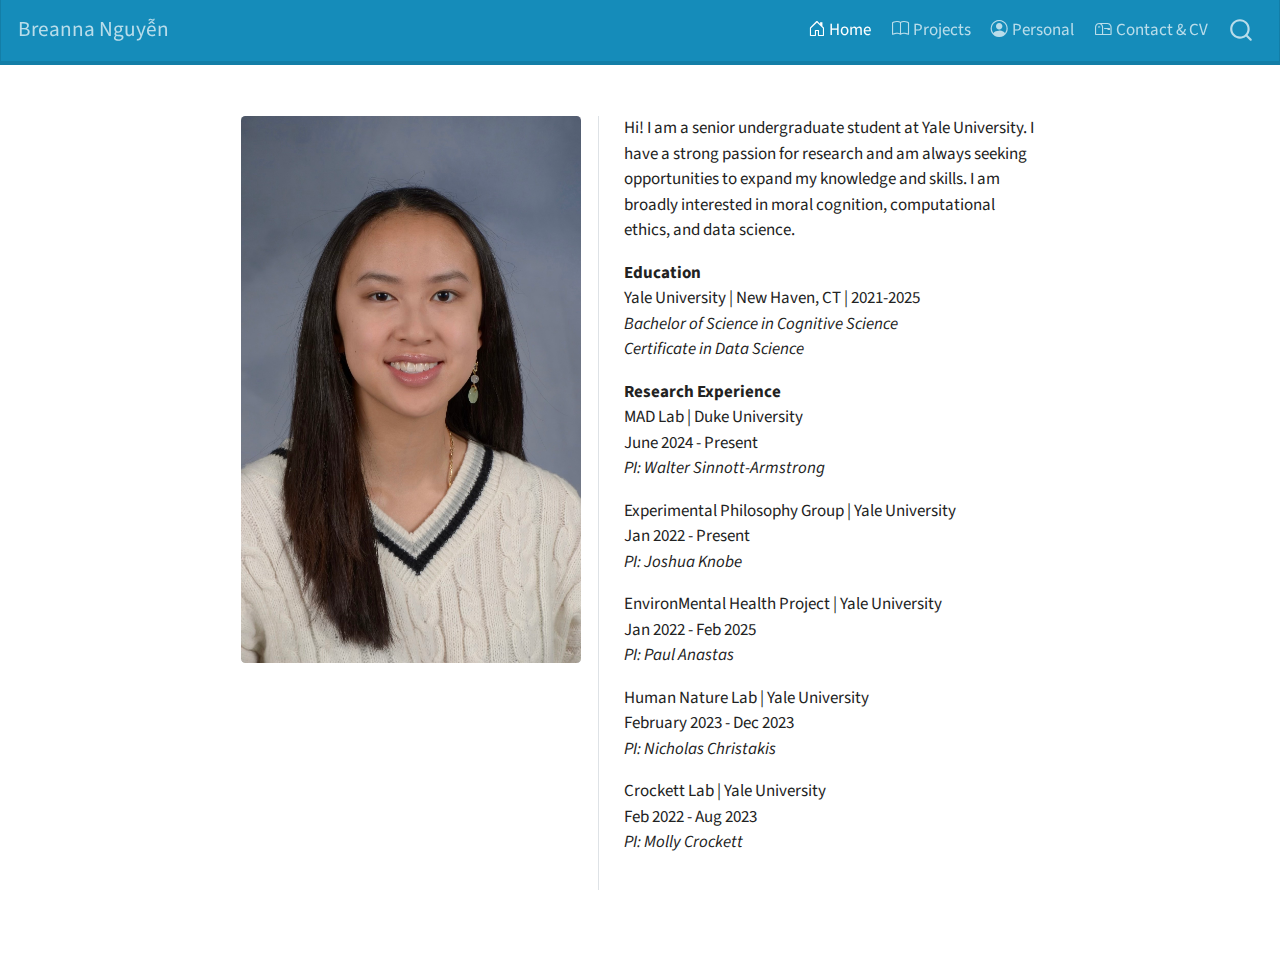
<file: docs/index.html>
<!DOCTYPE html>
<html xmlns="http://www.w3.org/1999/xhtml" lang="en" xml:lang="en"><head>

<meta charset="utf-8">
<meta name="generator" content="quarto-1.3.361">

<meta name="viewport" content="width=device-width, initial-scale=1.0, user-scalable=yes">


<title>Breanna Nguyễn</title>
<style>
code{white-space: pre-wrap;}
span.smallcaps{font-variant: small-caps;}
div.columns{display: flex; gap: min(4vw, 1.5em);}
div.column{flex: auto; overflow-x: auto;}
div.hanging-indent{margin-left: 1.5em; text-indent: -1.5em;}
ul.task-list{list-style: none;}
ul.task-list li input[type="checkbox"] {
  width: 0.8em;
  margin: 0 0.8em 0.2em -1em; /* quarto-specific, see https://github.com/quarto-dev/quarto-cli/issues/4556 */ 
  vertical-align: middle;
}
</style>


<script src="site_libs/quarto-nav/quarto-nav.js"></script>
<script src="site_libs/quarto-nav/headroom.min.js"></script>
<script src="site_libs/clipboard/clipboard.min.js"></script>
<script src="site_libs/quarto-search/autocomplete.umd.js"></script>
<script src="site_libs/quarto-search/fuse.min.js"></script>
<script src="site_libs/quarto-search/quarto-search.js"></script>
<meta name="quarto:offset" content="./">
<link href="./favicon.png" rel="icon" type="image/png">
<script src="site_libs/quarto-html/quarto.js"></script>
<script src="site_libs/quarto-html/popper.min.js"></script>
<script src="site_libs/quarto-html/tippy.umd.min.js"></script>
<link href="site_libs/quarto-html/tippy.css" rel="stylesheet">
<link href="site_libs/quarto-html/quarto-syntax-highlighting.css" rel="stylesheet" id="quarto-text-highlighting-styles">
<script src="site_libs/bootstrap/bootstrap.min.js"></script>
<link href="site_libs/bootstrap/bootstrap-icons.css" rel="stylesheet">
<link href="site_libs/bootstrap/bootstrap.min.css" rel="stylesheet" id="quarto-bootstrap" data-mode="light">
<script id="quarto-search-options" type="application/json">{
  "location": "navbar",
  "copy-button": false,
  "collapse-after": 3,
  "panel-placement": "end",
  "type": "overlay",
  "limit": 20,
  "language": {
    "search-no-results-text": "No results",
    "search-matching-documents-text": "matching documents",
    "search-copy-link-title": "Copy link to search",
    "search-hide-matches-text": "Hide additional matches",
    "search-more-match-text": "more match in this document",
    "search-more-matches-text": "more matches in this document",
    "search-clear-button-title": "Clear",
    "search-detached-cancel-button-title": "Cancel",
    "search-submit-button-title": "Submit",
    "search-label": "Search"
  }
}</script>
<style>html{ scroll-behavior: smooth; }</style>


</head>

<body class="nav-fixed fullcontent">

<div id="quarto-search-results"></div>
  <header id="quarto-header" class="headroom fixed-top">
    <nav class="navbar navbar-expand-lg navbar-dark ">
      <div class="navbar-container container-fluid">
      <div class="navbar-brand-container">
    <a class="navbar-brand" href="./index.html">
    <span class="navbar-title">Breanna Nguyễn</span>
    </a>
  </div>
            <div id="quarto-search" class="" title="Search"></div>
          <button class="navbar-toggler" type="button" data-bs-toggle="collapse" data-bs-target="#navbarCollapse" aria-controls="navbarCollapse" aria-expanded="false" aria-label="Toggle navigation" onclick="if (window.quartoToggleHeadroom) { window.quartoToggleHeadroom(); }">
  <span class="navbar-toggler-icon"></span>
</button>
          <div class="collapse navbar-collapse" id="navbarCollapse">
            <ul class="navbar-nav navbar-nav-scroll ms-auto">
  <li class="nav-item">
    <a class="nav-link active" href="./index.html" rel="" target="" aria-current="page"><i class="bi bi-house-door" role="img">
</i> 
 <span class="menu-text">Home</span></a>
  </li>  
  <li class="nav-item">
    <a class="nav-link" href="./projects.html" rel="" target=""><i class="bi bi-book" role="img">
</i> 
 <span class="menu-text">Projects</span></a>
  </li>  
  <li class="nav-item">
    <a class="nav-link" href="./personal.html" rel="" target=""><i class="bi bi-person-circle" role="img">
</i> 
 <span class="menu-text">Personal</span></a>
  </li>  
  <li class="nav-item">
    <a class="nav-link" href="./contact.html" rel="" target=""><i class="bi bi-mailbox" role="img">
</i> 
 <span class="menu-text">Contact &amp; CV</span></a>
  </li>  
</ul>
            <div class="quarto-navbar-tools">
</div>
          </div> <!-- /navcollapse -->
      </div> <!-- /container-fluid -->
    </nav>
</header>
<!-- content -->
<div id="quarto-content" class="quarto-container page-columns page-rows-contents page-layout-article page-navbar">
<!-- sidebar -->
<!-- margin-sidebar -->
    
<!-- main -->
<div class="quarto-about-trestles">
  <div class="about-entity">
    <img src="media/headshot.jpeg" class="about-image
  rounded " style="width: 20em;">
  </div>
  <div class="about-contents"><main class="content" id="quarto-document-content">
<p>Hi! I am a senior undergraduate student at Yale University. I have a strong passion for research and am always seeking opportunities to expand my knowledge and skills. I am broadly interested in moral cognition, computational ethics, and data science.</p>
<p><strong>Education</strong><br>
Yale University | New Haven, CT | 2021-2025<br>
<em>Bachelor of Science in Cognitive Science</em><br>
<em>Certificate in Data Science</em></p>
<p><strong>Research Experience</strong><br>
MAD Lab | Duke University<br>
June 2024 - Present<br>
<em>PI: Walter Sinnott-Armstrong</em></p>
<p>Experimental Philosophy Group | Yale University<br>
Jan 2022 - Present<br>
<em>PI: Joshua Knobe</em></p>
<p>EnvironMental Health Project | Yale University<br>
Jan 2022 - Feb 2025<br>
<em>PI: Paul Anastas</em></p>
<p>Human Nature Lab | Yale University<br>
February 2023 - Dec 2023<br>
<em>PI: Nicholas Christakis</em></p>
<p>Crockett Lab | Yale University<br>
Feb 2022 - Aug 2023<br>
<em>PI: Molly Crockett</em></p>


</main></div>
</div>
 <!-- /main -->
<script id="quarto-html-after-body" type="application/javascript">
window.document.addEventListener("DOMContentLoaded", function (event) {
  const toggleBodyColorMode = (bsSheetEl) => {
    const mode = bsSheetEl.getAttribute("data-mode");
    const bodyEl = window.document.querySelector("body");
    if (mode === "dark") {
      bodyEl.classList.add("quarto-dark");
      bodyEl.classList.remove("quarto-light");
    } else {
      bodyEl.classList.add("quarto-light");
      bodyEl.classList.remove("quarto-dark");
    }
  }
  const toggleBodyColorPrimary = () => {
    const bsSheetEl = window.document.querySelector("link#quarto-bootstrap");
    if (bsSheetEl) {
      toggleBodyColorMode(bsSheetEl);
    }
  }
  toggleBodyColorPrimary();  
  const isCodeAnnotation = (el) => {
    for (const clz of el.classList) {
      if (clz.startsWith('code-annotation-')) {                     
        return true;
      }
    }
    return false;
  }
  const clipboard = new window.ClipboardJS('.code-copy-button', {
    text: function(trigger) {
      const codeEl = trigger.previousElementSibling.cloneNode(true);
      for (const childEl of codeEl.children) {
        if (isCodeAnnotation(childEl)) {
          childEl.remove();
        }
      }
      return codeEl.innerText;
    }
  });
  clipboard.on('success', function(e) {
    // button target
    const button = e.trigger;
    // don't keep focus
    button.blur();
    // flash "checked"
    button.classList.add('code-copy-button-checked');
    var currentTitle = button.getAttribute("title");
    button.setAttribute("title", "Copied!");
    let tooltip;
    if (window.bootstrap) {
      button.setAttribute("data-bs-toggle", "tooltip");
      button.setAttribute("data-bs-placement", "left");
      button.setAttribute("data-bs-title", "Copied!");
      tooltip = new bootstrap.Tooltip(button, 
        { trigger: "manual", 
          customClass: "code-copy-button-tooltip",
          offset: [0, -8]});
      tooltip.show();    
    }
    setTimeout(function() {
      if (tooltip) {
        tooltip.hide();
        button.removeAttribute("data-bs-title");
        button.removeAttribute("data-bs-toggle");
        button.removeAttribute("data-bs-placement");
      }
      button.setAttribute("title", currentTitle);
      button.classList.remove('code-copy-button-checked');
    }, 1000);
    // clear code selection
    e.clearSelection();
  });
  function tippyHover(el, contentFn) {
    const config = {
      allowHTML: true,
      content: contentFn,
      maxWidth: 500,
      delay: 100,
      arrow: false,
      appendTo: function(el) {
          return el.parentElement;
      },
      interactive: true,
      interactiveBorder: 10,
      theme: 'quarto',
      placement: 'bottom-start'
    };
    window.tippy(el, config); 
  }
  const noterefs = window.document.querySelectorAll('a[role="doc-noteref"]');
  for (var i=0; i<noterefs.length; i++) {
    const ref = noterefs[i];
    tippyHover(ref, function() {
      // use id or data attribute instead here
      let href = ref.getAttribute('data-footnote-href') || ref.getAttribute('href');
      try { href = new URL(href).hash; } catch {}
      const id = href.replace(/^#\/?/, "");
      const note = window.document.getElementById(id);
      return note.innerHTML;
    });
  }
      let selectedAnnoteEl;
      const selectorForAnnotation = ( cell, annotation) => {
        let cellAttr = 'data-code-cell="' + cell + '"';
        let lineAttr = 'data-code-annotation="' +  annotation + '"';
        const selector = 'span[' + cellAttr + '][' + lineAttr + ']';
        return selector;
      }
      const selectCodeLines = (annoteEl) => {
        const doc = window.document;
        const targetCell = annoteEl.getAttribute("data-target-cell");
        const targetAnnotation = annoteEl.getAttribute("data-target-annotation");
        const annoteSpan = window.document.querySelector(selectorForAnnotation(targetCell, targetAnnotation));
        const lines = annoteSpan.getAttribute("data-code-lines").split(",");
        const lineIds = lines.map((line) => {
          return targetCell + "-" + line;
        })
        let top = null;
        let height = null;
        let parent = null;
        if (lineIds.length > 0) {
            //compute the position of the single el (top and bottom and make a div)
            const el = window.document.getElementById(lineIds[0]);
            top = el.offsetTop;
            height = el.offsetHeight;
            parent = el.parentElement.parentElement;
          if (lineIds.length > 1) {
            const lastEl = window.document.getElementById(lineIds[lineIds.length - 1]);
            const bottom = lastEl.offsetTop + lastEl.offsetHeight;
            height = bottom - top;
          }
          if (top !== null && height !== null && parent !== null) {
            // cook up a div (if necessary) and position it 
            let div = window.document.getElementById("code-annotation-line-highlight");
            if (div === null) {
              div = window.document.createElement("div");
              div.setAttribute("id", "code-annotation-line-highlight");
              div.style.position = 'absolute';
              parent.appendChild(div);
            }
            div.style.top = top - 2 + "px";
            div.style.height = height + 4 + "px";
            let gutterDiv = window.document.getElementById("code-annotation-line-highlight-gutter");
            if (gutterDiv === null) {
              gutterDiv = window.document.createElement("div");
              gutterDiv.setAttribute("id", "code-annotation-line-highlight-gutter");
              gutterDiv.style.position = 'absolute';
              const codeCell = window.document.getElementById(targetCell);
              const gutter = codeCell.querySelector('.code-annotation-gutter');
              gutter.appendChild(gutterDiv);
            }
            gutterDiv.style.top = top - 2 + "px";
            gutterDiv.style.height = height + 4 + "px";
          }
          selectedAnnoteEl = annoteEl;
        }
      };
      const unselectCodeLines = () => {
        const elementsIds = ["code-annotation-line-highlight", "code-annotation-line-highlight-gutter"];
        elementsIds.forEach((elId) => {
          const div = window.document.getElementById(elId);
          if (div) {
            div.remove();
          }
        });
        selectedAnnoteEl = undefined;
      };
      // Attach click handler to the DT
      const annoteDls = window.document.querySelectorAll('dt[data-target-cell]');
      for (const annoteDlNode of annoteDls) {
        annoteDlNode.addEventListener('click', (event) => {
          const clickedEl = event.target;
          if (clickedEl !== selectedAnnoteEl) {
            unselectCodeLines();
            const activeEl = window.document.querySelector('dt[data-target-cell].code-annotation-active');
            if (activeEl) {
              activeEl.classList.remove('code-annotation-active');
            }
            selectCodeLines(clickedEl);
            clickedEl.classList.add('code-annotation-active');
          } else {
            // Unselect the line
            unselectCodeLines();
            clickedEl.classList.remove('code-annotation-active');
          }
        });
      }
  const findCites = (el) => {
    const parentEl = el.parentElement;
    if (parentEl) {
      const cites = parentEl.dataset.cites;
      if (cites) {
        return {
          el,
          cites: cites.split(' ')
        };
      } else {
        return findCites(el.parentElement)
      }
    } else {
      return undefined;
    }
  };
  var bibliorefs = window.document.querySelectorAll('a[role="doc-biblioref"]');
  for (var i=0; i<bibliorefs.length; i++) {
    const ref = bibliorefs[i];
    const citeInfo = findCites(ref);
    if (citeInfo) {
      tippyHover(citeInfo.el, function() {
        var popup = window.document.createElement('div');
        citeInfo.cites.forEach(function(cite) {
          var citeDiv = window.document.createElement('div');
          citeDiv.classList.add('hanging-indent');
          citeDiv.classList.add('csl-entry');
          var biblioDiv = window.document.getElementById('ref-' + cite);
          if (biblioDiv) {
            citeDiv.innerHTML = biblioDiv.innerHTML;
          }
          popup.appendChild(citeDiv);
        });
        return popup.innerHTML;
      });
    }
  }
});
</script>
</div> <!-- /content -->



<script src="site_libs/quarto-html/zenscroll-min.js"></script>
</body></html>
</file>
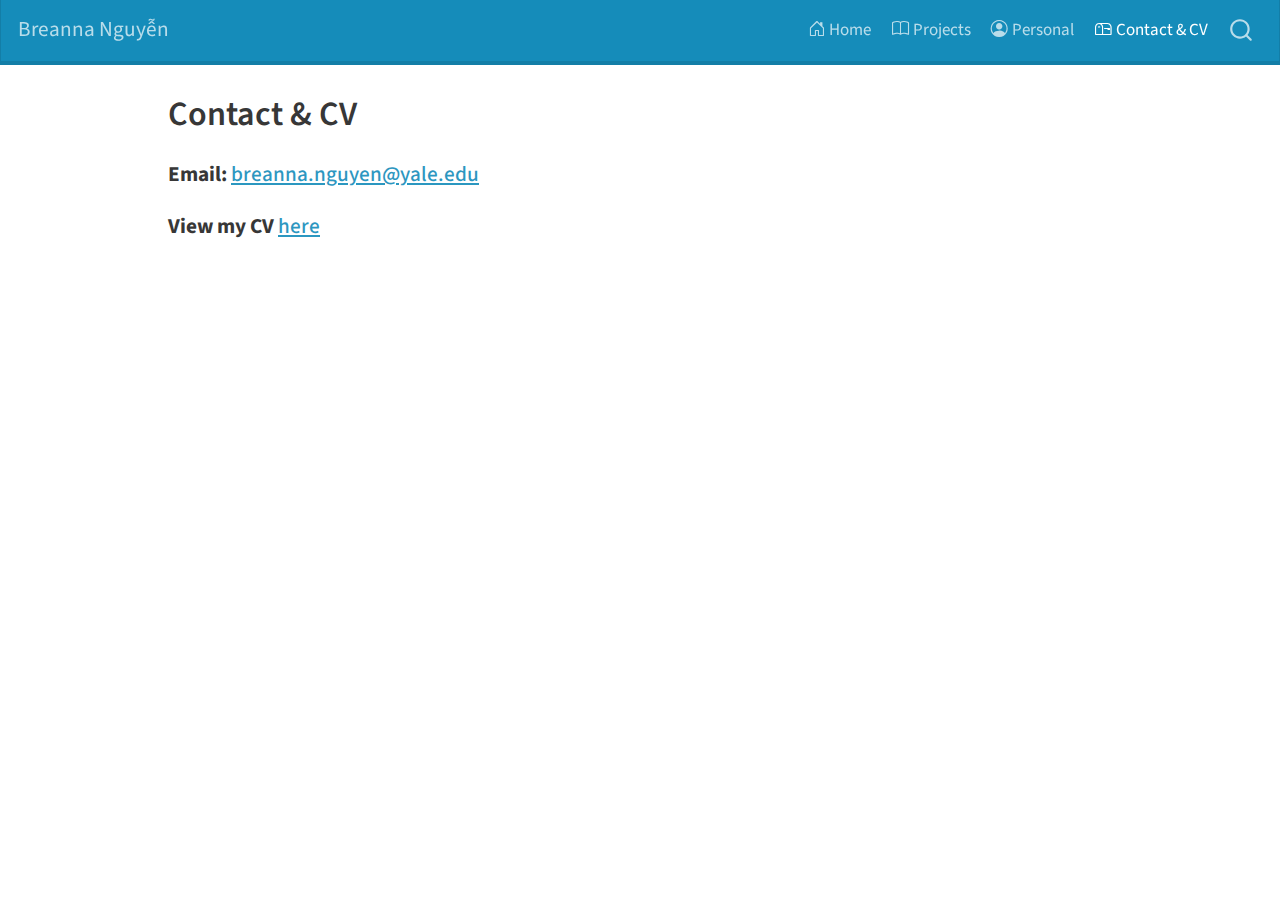
<file: docs/contact.html>
<!DOCTYPE html>
<html xmlns="http://www.w3.org/1999/xhtml" lang="en" xml:lang="en"><head>

<meta charset="utf-8">
<meta name="generator" content="quarto-1.3.361">

<meta name="viewport" content="width=device-width, initial-scale=1.0, user-scalable=yes">


<title>Breanna Nguyễn - Contact &amp; CV</title>
<style>
code{white-space: pre-wrap;}
span.smallcaps{font-variant: small-caps;}
div.columns{display: flex; gap: min(4vw, 1.5em);}
div.column{flex: auto; overflow-x: auto;}
div.hanging-indent{margin-left: 1.5em; text-indent: -1.5em;}
ul.task-list{list-style: none;}
ul.task-list li input[type="checkbox"] {
  width: 0.8em;
  margin: 0 0.8em 0.2em -1em; /* quarto-specific, see https://github.com/quarto-dev/quarto-cli/issues/4556 */ 
  vertical-align: middle;
}
</style>


<script src="site_libs/quarto-nav/quarto-nav.js"></script>
<script src="site_libs/quarto-nav/headroom.min.js"></script>
<script src="site_libs/clipboard/clipboard.min.js"></script>
<script src="site_libs/quarto-search/autocomplete.umd.js"></script>
<script src="site_libs/quarto-search/fuse.min.js"></script>
<script src="site_libs/quarto-search/quarto-search.js"></script>
<meta name="quarto:offset" content="./">
<link href="./favicon.png" rel="icon" type="image/png">
<script src="site_libs/quarto-html/quarto.js"></script>
<script src="site_libs/quarto-html/popper.min.js"></script>
<script src="site_libs/quarto-html/tippy.umd.min.js"></script>
<script src="site_libs/quarto-html/anchor.min.js"></script>
<link href="site_libs/quarto-html/tippy.css" rel="stylesheet">
<link href="site_libs/quarto-html/quarto-syntax-highlighting.css" rel="stylesheet" id="quarto-text-highlighting-styles">
<script src="site_libs/bootstrap/bootstrap.min.js"></script>
<link href="site_libs/bootstrap/bootstrap-icons.css" rel="stylesheet">
<link href="site_libs/bootstrap/bootstrap.min.css" rel="stylesheet" id="quarto-bootstrap" data-mode="light">
<script id="quarto-search-options" type="application/json">{
  "location": "navbar",
  "copy-button": false,
  "collapse-after": 3,
  "panel-placement": "end",
  "type": "overlay",
  "limit": 20,
  "language": {
    "search-no-results-text": "No results",
    "search-matching-documents-text": "matching documents",
    "search-copy-link-title": "Copy link to search",
    "search-hide-matches-text": "Hide additional matches",
    "search-more-match-text": "more match in this document",
    "search-more-matches-text": "more matches in this document",
    "search-clear-button-title": "Clear",
    "search-detached-cancel-button-title": "Cancel",
    "search-submit-button-title": "Submit",
    "search-label": "Search"
  }
}</script>
<style>html{ scroll-behavior: smooth; }</style>


</head>

<body class="nav-fixed">

<div id="quarto-search-results"></div>
  <header id="quarto-header" class="headroom fixed-top">
    <nav class="navbar navbar-expand-lg navbar-dark ">
      <div class="navbar-container container-fluid">
      <div class="navbar-brand-container">
    <a class="navbar-brand" href="./index.html">
    <span class="navbar-title">Breanna Nguyễn</span>
    </a>
  </div>
            <div id="quarto-search" class="" title="Search"></div>
          <button class="navbar-toggler" type="button" data-bs-toggle="collapse" data-bs-target="#navbarCollapse" aria-controls="navbarCollapse" aria-expanded="false" aria-label="Toggle navigation" onclick="if (window.quartoToggleHeadroom) { window.quartoToggleHeadroom(); }">
  <span class="navbar-toggler-icon"></span>
</button>
          <div class="collapse navbar-collapse" id="navbarCollapse">
            <ul class="navbar-nav navbar-nav-scroll ms-auto">
  <li class="nav-item">
    <a class="nav-link" href="./index.html" rel="" target=""><i class="bi bi-house-door" role="img">
</i> 
 <span class="menu-text">Home</span></a>
  </li>  
  <li class="nav-item">
    <a class="nav-link" href="./projects.html" rel="" target=""><i class="bi bi-book" role="img">
</i> 
 <span class="menu-text">Projects</span></a>
  </li>  
  <li class="nav-item">
    <a class="nav-link" href="./personal.html" rel="" target=""><i class="bi bi-person-circle" role="img">
</i> 
 <span class="menu-text">Personal</span></a>
  </li>  
  <li class="nav-item">
    <a class="nav-link active" href="./contact.html" rel="" target="" aria-current="page"><i class="bi bi-mailbox" role="img">
</i> 
 <span class="menu-text">Contact &amp; CV</span></a>
  </li>  
</ul>
            <div class="quarto-navbar-tools">
</div>
          </div> <!-- /navcollapse -->
      </div> <!-- /container-fluid -->
    </nav>
</header>
<!-- content -->
<div id="quarto-content" class="quarto-container page-columns page-rows-contents page-layout-article page-navbar">
<!-- sidebar -->
<!-- margin-sidebar -->
    <div id="quarto-margin-sidebar" class="sidebar margin-sidebar">
        
    </div>
<!-- main -->
<main class="content" id="quarto-document-content">

<header id="title-block-header" class="quarto-title-block default">
<div class="quarto-title">
<h1 class="title">Contact &amp; CV</h1>
</div>



<div class="quarto-title-meta">

    
  
    
  </div>
  

</header>

<section id="email-breanna.nguyenyale.edu" class="level4">
<h4 class="anchored" data-anchor-id="email-breanna.nguyenyale.edu"><strong>Email:</strong> <a href="mailto:breanna.nguyen@yale.edu">breanna.nguyen@yale.edu</a></h4>
</section>
<section id="view-my-cv-here" class="level4">
<h4 class="anchored" data-anchor-id="view-my-cv-here"><strong>View my CV</strong> <a href="media/bnguyen_cv.pdf">here</a></h4>


</section>

</main> <!-- /main -->
<script id="quarto-html-after-body" type="application/javascript">
window.document.addEventListener("DOMContentLoaded", function (event) {
  const toggleBodyColorMode = (bsSheetEl) => {
    const mode = bsSheetEl.getAttribute("data-mode");
    const bodyEl = window.document.querySelector("body");
    if (mode === "dark") {
      bodyEl.classList.add("quarto-dark");
      bodyEl.classList.remove("quarto-light");
    } else {
      bodyEl.classList.add("quarto-light");
      bodyEl.classList.remove("quarto-dark");
    }
  }
  const toggleBodyColorPrimary = () => {
    const bsSheetEl = window.document.querySelector("link#quarto-bootstrap");
    if (bsSheetEl) {
      toggleBodyColorMode(bsSheetEl);
    }
  }
  toggleBodyColorPrimary();  
  const icon = "";
  const anchorJS = new window.AnchorJS();
  anchorJS.options = {
    placement: 'right',
    icon: icon
  };
  anchorJS.add('.anchored');
  const isCodeAnnotation = (el) => {
    for (const clz of el.classList) {
      if (clz.startsWith('code-annotation-')) {                     
        return true;
      }
    }
    return false;
  }
  const clipboard = new window.ClipboardJS('.code-copy-button', {
    text: function(trigger) {
      const codeEl = trigger.previousElementSibling.cloneNode(true);
      for (const childEl of codeEl.children) {
        if (isCodeAnnotation(childEl)) {
          childEl.remove();
        }
      }
      return codeEl.innerText;
    }
  });
  clipboard.on('success', function(e) {
    // button target
    const button = e.trigger;
    // don't keep focus
    button.blur();
    // flash "checked"
    button.classList.add('code-copy-button-checked');
    var currentTitle = button.getAttribute("title");
    button.setAttribute("title", "Copied!");
    let tooltip;
    if (window.bootstrap) {
      button.setAttribute("data-bs-toggle", "tooltip");
      button.setAttribute("data-bs-placement", "left");
      button.setAttribute("data-bs-title", "Copied!");
      tooltip = new bootstrap.Tooltip(button, 
        { trigger: "manual", 
          customClass: "code-copy-button-tooltip",
          offset: [0, -8]});
      tooltip.show();    
    }
    setTimeout(function() {
      if (tooltip) {
        tooltip.hide();
        button.removeAttribute("data-bs-title");
        button.removeAttribute("data-bs-toggle");
        button.removeAttribute("data-bs-placement");
      }
      button.setAttribute("title", currentTitle);
      button.classList.remove('code-copy-button-checked');
    }, 1000);
    // clear code selection
    e.clearSelection();
  });
  function tippyHover(el, contentFn) {
    const config = {
      allowHTML: true,
      content: contentFn,
      maxWidth: 500,
      delay: 100,
      arrow: false,
      appendTo: function(el) {
          return el.parentElement;
      },
      interactive: true,
      interactiveBorder: 10,
      theme: 'quarto',
      placement: 'bottom-start'
    };
    window.tippy(el, config); 
  }
  const noterefs = window.document.querySelectorAll('a[role="doc-noteref"]');
  for (var i=0; i<noterefs.length; i++) {
    const ref = noterefs[i];
    tippyHover(ref, function() {
      // use id or data attribute instead here
      let href = ref.getAttribute('data-footnote-href') || ref.getAttribute('href');
      try { href = new URL(href).hash; } catch {}
      const id = href.replace(/^#\/?/, "");
      const note = window.document.getElementById(id);
      return note.innerHTML;
    });
  }
      let selectedAnnoteEl;
      const selectorForAnnotation = ( cell, annotation) => {
        let cellAttr = 'data-code-cell="' + cell + '"';
        let lineAttr = 'data-code-annotation="' +  annotation + '"';
        const selector = 'span[' + cellAttr + '][' + lineAttr + ']';
        return selector;
      }
      const selectCodeLines = (annoteEl) => {
        const doc = window.document;
        const targetCell = annoteEl.getAttribute("data-target-cell");
        const targetAnnotation = annoteEl.getAttribute("data-target-annotation");
        const annoteSpan = window.document.querySelector(selectorForAnnotation(targetCell, targetAnnotation));
        const lines = annoteSpan.getAttribute("data-code-lines").split(",");
        const lineIds = lines.map((line) => {
          return targetCell + "-" + line;
        })
        let top = null;
        let height = null;
        let parent = null;
        if (lineIds.length > 0) {
            //compute the position of the single el (top and bottom and make a div)
            const el = window.document.getElementById(lineIds[0]);
            top = el.offsetTop;
            height = el.offsetHeight;
            parent = el.parentElement.parentElement;
          if (lineIds.length > 1) {
            const lastEl = window.document.getElementById(lineIds[lineIds.length - 1]);
            const bottom = lastEl.offsetTop + lastEl.offsetHeight;
            height = bottom - top;
          }
          if (top !== null && height !== null && parent !== null) {
            // cook up a div (if necessary) and position it 
            let div = window.document.getElementById("code-annotation-line-highlight");
            if (div === null) {
              div = window.document.createElement("div");
              div.setAttribute("id", "code-annotation-line-highlight");
              div.style.position = 'absolute';
              parent.appendChild(div);
            }
            div.style.top = top - 2 + "px";
            div.style.height = height + 4 + "px";
            let gutterDiv = window.document.getElementById("code-annotation-line-highlight-gutter");
            if (gutterDiv === null) {
              gutterDiv = window.document.createElement("div");
              gutterDiv.setAttribute("id", "code-annotation-line-highlight-gutter");
              gutterDiv.style.position = 'absolute';
              const codeCell = window.document.getElementById(targetCell);
              const gutter = codeCell.querySelector('.code-annotation-gutter');
              gutter.appendChild(gutterDiv);
            }
            gutterDiv.style.top = top - 2 + "px";
            gutterDiv.style.height = height + 4 + "px";
          }
          selectedAnnoteEl = annoteEl;
        }
      };
      const unselectCodeLines = () => {
        const elementsIds = ["code-annotation-line-highlight", "code-annotation-line-highlight-gutter"];
        elementsIds.forEach((elId) => {
          const div = window.document.getElementById(elId);
          if (div) {
            div.remove();
          }
        });
        selectedAnnoteEl = undefined;
      };
      // Attach click handler to the DT
      const annoteDls = window.document.querySelectorAll('dt[data-target-cell]');
      for (const annoteDlNode of annoteDls) {
        annoteDlNode.addEventListener('click', (event) => {
          const clickedEl = event.target;
          if (clickedEl !== selectedAnnoteEl) {
            unselectCodeLines();
            const activeEl = window.document.querySelector('dt[data-target-cell].code-annotation-active');
            if (activeEl) {
              activeEl.classList.remove('code-annotation-active');
            }
            selectCodeLines(clickedEl);
            clickedEl.classList.add('code-annotation-active');
          } else {
            // Unselect the line
            unselectCodeLines();
            clickedEl.classList.remove('code-annotation-active');
          }
        });
      }
  const findCites = (el) => {
    const parentEl = el.parentElement;
    if (parentEl) {
      const cites = parentEl.dataset.cites;
      if (cites) {
        return {
          el,
          cites: cites.split(' ')
        };
      } else {
        return findCites(el.parentElement)
      }
    } else {
      return undefined;
    }
  };
  var bibliorefs = window.document.querySelectorAll('a[role="doc-biblioref"]');
  for (var i=0; i<bibliorefs.length; i++) {
    const ref = bibliorefs[i];
    const citeInfo = findCites(ref);
    if (citeInfo) {
      tippyHover(citeInfo.el, function() {
        var popup = window.document.createElement('div');
        citeInfo.cites.forEach(function(cite) {
          var citeDiv = window.document.createElement('div');
          citeDiv.classList.add('hanging-indent');
          citeDiv.classList.add('csl-entry');
          var biblioDiv = window.document.getElementById('ref-' + cite);
          if (biblioDiv) {
            citeDiv.innerHTML = biblioDiv.innerHTML;
          }
          popup.appendChild(citeDiv);
        });
        return popup.innerHTML;
      });
    }
  }
});
</script>
</div> <!-- /content -->



<script src="site_libs/quarto-html/zenscroll-min.js"></script>
</body></html>
</file>
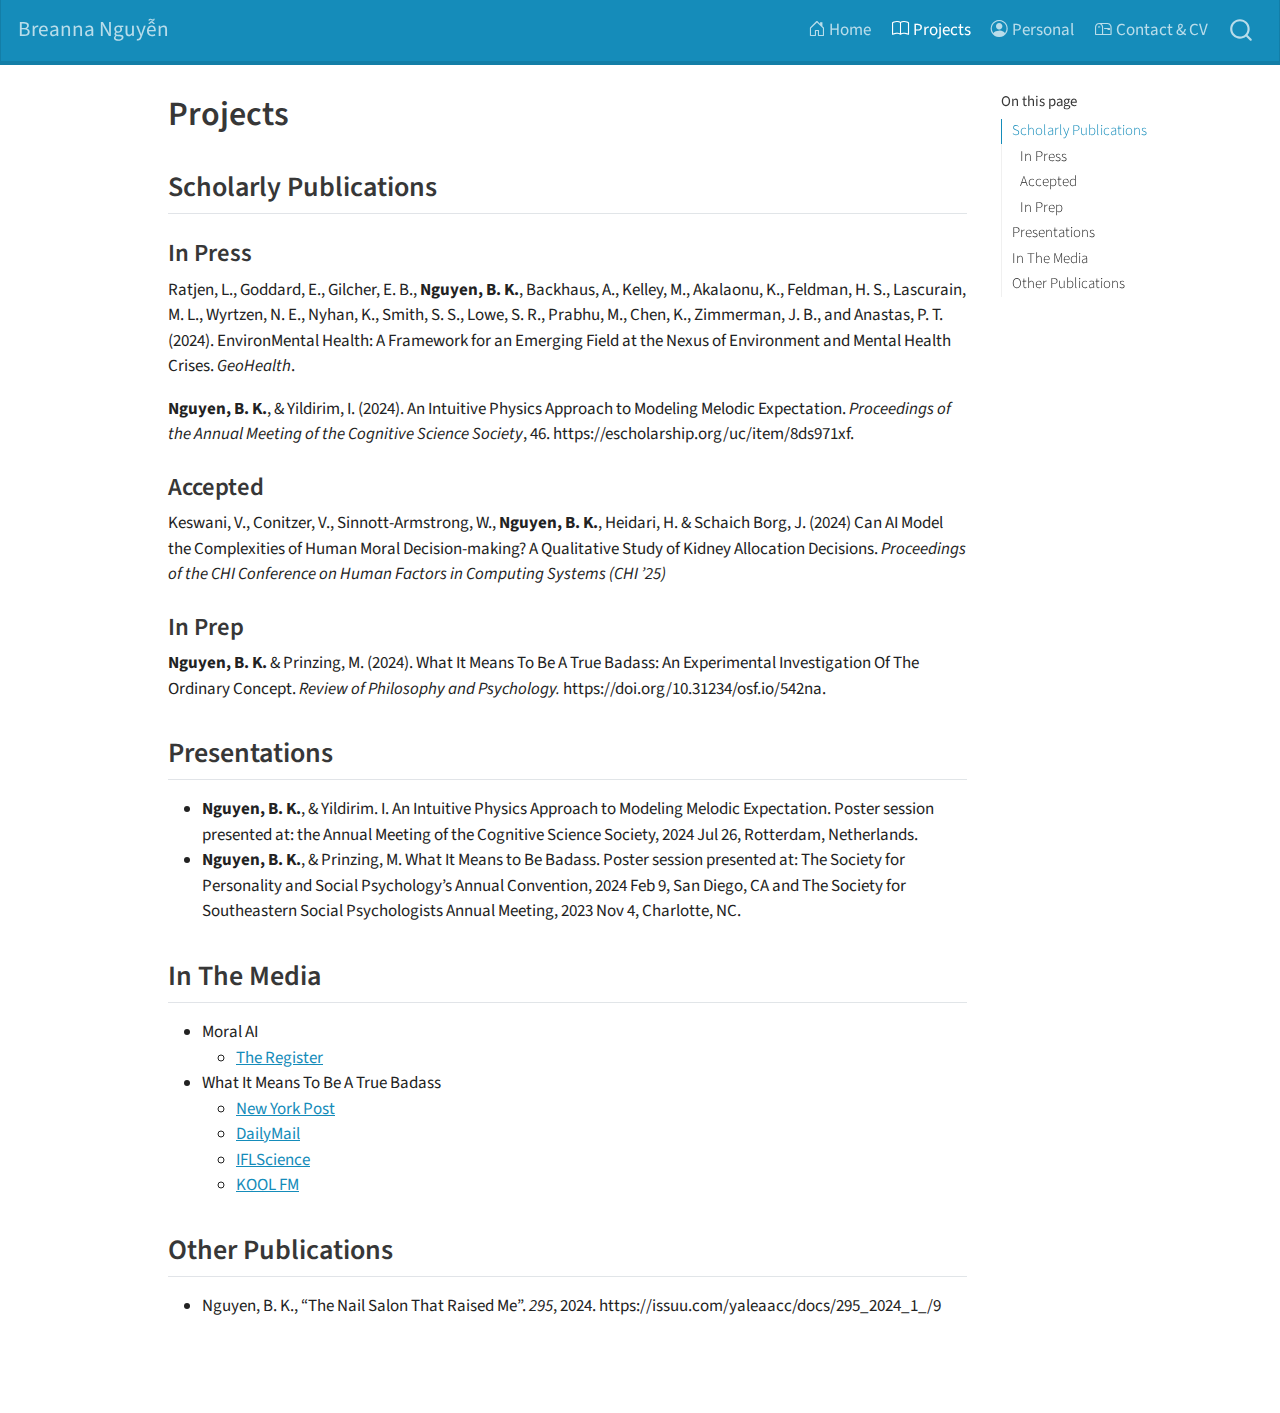
<file: docs/projects.html>
<!DOCTYPE html>
<html xmlns="http://www.w3.org/1999/xhtml" lang="en" xml:lang="en"><head>

<meta charset="utf-8">
<meta name="generator" content="quarto-1.3.361">

<meta name="viewport" content="width=device-width, initial-scale=1.0, user-scalable=yes">


<title>Breanna Nguyễn - Projects</title>
<style>
code{white-space: pre-wrap;}
span.smallcaps{font-variant: small-caps;}
div.columns{display: flex; gap: min(4vw, 1.5em);}
div.column{flex: auto; overflow-x: auto;}
div.hanging-indent{margin-left: 1.5em; text-indent: -1.5em;}
ul.task-list{list-style: none;}
ul.task-list li input[type="checkbox"] {
  width: 0.8em;
  margin: 0 0.8em 0.2em -1em; /* quarto-specific, see https://github.com/quarto-dev/quarto-cli/issues/4556 */ 
  vertical-align: middle;
}
</style>


<script src="site_libs/quarto-nav/quarto-nav.js"></script>
<script src="site_libs/quarto-nav/headroom.min.js"></script>
<script src="site_libs/clipboard/clipboard.min.js"></script>
<script src="site_libs/quarto-search/autocomplete.umd.js"></script>
<script src="site_libs/quarto-search/fuse.min.js"></script>
<script src="site_libs/quarto-search/quarto-search.js"></script>
<meta name="quarto:offset" content="./">
<link href="./favicon.png" rel="icon" type="image/png">
<script src="site_libs/quarto-html/quarto.js"></script>
<script src="site_libs/quarto-html/popper.min.js"></script>
<script src="site_libs/quarto-html/tippy.umd.min.js"></script>
<script src="site_libs/quarto-html/anchor.min.js"></script>
<link href="site_libs/quarto-html/tippy.css" rel="stylesheet">
<link href="site_libs/quarto-html/quarto-syntax-highlighting.css" rel="stylesheet" id="quarto-text-highlighting-styles">
<script src="site_libs/bootstrap/bootstrap.min.js"></script>
<link href="site_libs/bootstrap/bootstrap-icons.css" rel="stylesheet">
<link href="site_libs/bootstrap/bootstrap.min.css" rel="stylesheet" id="quarto-bootstrap" data-mode="light">
<script id="quarto-search-options" type="application/json">{
  "location": "navbar",
  "copy-button": false,
  "collapse-after": 3,
  "panel-placement": "end",
  "type": "overlay",
  "limit": 20,
  "language": {
    "search-no-results-text": "No results",
    "search-matching-documents-text": "matching documents",
    "search-copy-link-title": "Copy link to search",
    "search-hide-matches-text": "Hide additional matches",
    "search-more-match-text": "more match in this document",
    "search-more-matches-text": "more matches in this document",
    "search-clear-button-title": "Clear",
    "search-detached-cancel-button-title": "Cancel",
    "search-submit-button-title": "Submit",
    "search-label": "Search"
  }
}</script>
<style>html{ scroll-behavior: smooth; }</style>


</head>

<body class="nav-fixed">

<div id="quarto-search-results"></div>
  <header id="quarto-header" class="headroom fixed-top">
    <nav class="navbar navbar-expand-lg navbar-dark ">
      <div class="navbar-container container-fluid">
      <div class="navbar-brand-container">
    <a class="navbar-brand" href="./index.html">
    <span class="navbar-title">Breanna Nguyễn</span>
    </a>
  </div>
            <div id="quarto-search" class="" title="Search"></div>
          <button class="navbar-toggler" type="button" data-bs-toggle="collapse" data-bs-target="#navbarCollapse" aria-controls="navbarCollapse" aria-expanded="false" aria-label="Toggle navigation" onclick="if (window.quartoToggleHeadroom) { window.quartoToggleHeadroom(); }">
  <span class="navbar-toggler-icon"></span>
</button>
          <div class="collapse navbar-collapse" id="navbarCollapse">
            <ul class="navbar-nav navbar-nav-scroll ms-auto">
  <li class="nav-item">
    <a class="nav-link" href="./index.html" rel="" target=""><i class="bi bi-house-door" role="img">
</i> 
 <span class="menu-text">Home</span></a>
  </li>  
  <li class="nav-item">
    <a class="nav-link active" href="./projects.html" rel="" target="" aria-current="page"><i class="bi bi-book" role="img">
</i> 
 <span class="menu-text">Projects</span></a>
  </li>  
  <li class="nav-item">
    <a class="nav-link" href="./personal.html" rel="" target=""><i class="bi bi-person-circle" role="img">
</i> 
 <span class="menu-text">Personal</span></a>
  </li>  
  <li class="nav-item">
    <a class="nav-link" href="./contact.html" rel="" target=""><i class="bi bi-mailbox" role="img">
</i> 
 <span class="menu-text">Contact &amp; CV</span></a>
  </li>  
</ul>
            <div class="quarto-navbar-tools">
</div>
          </div> <!-- /navcollapse -->
      </div> <!-- /container-fluid -->
    </nav>
</header>
<!-- content -->
<div id="quarto-content" class="quarto-container page-columns page-rows-contents page-layout-article page-navbar">
<!-- sidebar -->
<!-- margin-sidebar -->
    <div id="quarto-margin-sidebar" class="sidebar margin-sidebar">
        <nav id="TOC" role="doc-toc" class="toc-active">
    <h2 id="toc-title">On this page</h2>
   
  <ul>
  <li><a href="#scholarly-publications" id="toc-scholarly-publications" class="nav-link active" data-scroll-target="#scholarly-publications">Scholarly Publications</a>
  <ul class="collapse">
  <li><a href="#in-press" id="toc-in-press" class="nav-link" data-scroll-target="#in-press">In Press</a></li>
  <li><a href="#accepted" id="toc-accepted" class="nav-link" data-scroll-target="#accepted">Accepted</a></li>
  <li><a href="#in-prep" id="toc-in-prep" class="nav-link" data-scroll-target="#in-prep">In Prep</a></li>
  </ul></li>
  <li><a href="#presentations" id="toc-presentations" class="nav-link" data-scroll-target="#presentations">Presentations</a></li>
  <li><a href="#in-the-media" id="toc-in-the-media" class="nav-link" data-scroll-target="#in-the-media">In The Media</a></li>
  <li><a href="#other-publications" id="toc-other-publications" class="nav-link" data-scroll-target="#other-publications">Other Publications</a></li>
  </ul>
</nav>
    </div>
<!-- main -->
<main class="content" id="quarto-document-content">

<header id="title-block-header" class="quarto-title-block default">
<div class="quarto-title">
<h1 class="title">Projects</h1>
</div>



<div class="quarto-title-meta">

    
  
    
  </div>
  

</header>

<section id="scholarly-publications" class="level2">
<h2 class="anchored" data-anchor-id="scholarly-publications">Scholarly Publications</h2>
<section id="in-press" class="level3">
<h3 class="anchored" data-anchor-id="in-press">In Press</h3>
<p>Ratjen, L., Goddard, E., Gilcher, E. B., <strong>Nguyen, B. K.</strong>, Backhaus, A., Kelley, M., Akalaonu, K., Feldman, H. S., Lascurain, M. L., Wyrtzen, N. E., Nyhan, K., Smith, S. S., Lowe, S. R., Prabhu, M., Chen, K., Zimmerman, J. B., and Anastas, P. T. (2024). EnvironMental Health: A Framework for an Emerging Field at the Nexus of Environment and Mental Health Crises. <em>GeoHealth</em>.</p>
<p><strong>Nguyen, B. K.</strong>, &amp; Yildirim, I. (2024). An Intuitive Physics Approach to Modeling Melodic Expectation. <em>Proceedings of the Annual Meeting of the Cognitive Science Society</em>, 46. https://escholarship.org/uc/item/8ds971xf.</p>
</section>
<section id="accepted" class="level3">
<h3 class="anchored" data-anchor-id="accepted">Accepted</h3>
<p>Keswani, V., Conitzer, V., Sinnott-Armstrong, W., <strong>Nguyen, B. K.</strong>, Heidari, H. &amp; Schaich Borg, J. (2024) Can AI Model the Complexities of Human Moral Decision-making? A Qualitative Study of Kidney Allocation Decisions. <em>Proceedings of the CHI Conference on Human Factors in Computing Systems (CHI ’25)</em></p>
</section>
<section id="in-prep" class="level3">
<h3 class="anchored" data-anchor-id="in-prep">In Prep</h3>
<p><strong>Nguyen, B. K.</strong> &amp; Prinzing, M. (2024). What It Means To Be A True Badass: An Experimental Investigation Of The Ordinary Concept. <em>Review of Philosophy and Psychology.</em> https://doi.org/10.31234/osf.io/542na.</p>
</section>
</section>
<section id="presentations" class="level2">
<h2 class="anchored" data-anchor-id="presentations">Presentations</h2>
<ul>
<li><strong>Nguyen, B. K.</strong>, &amp; Yildirim. I. An Intuitive Physics Approach to Modeling Melodic Expectation. Poster session presented at: the Annual Meeting of the Cognitive Science Society, 2024 Jul 26, Rotterdam, Netherlands.</li>
<li><strong>Nguyen, B. K.</strong>, &amp; Prinzing, M. What It Means to Be Badass. Poster session presented at: The Society for Personality and Social Psychology’s Annual Convention, 2024 Feb 9, San Diego, CA and The Society for Southeastern Social Psychologists Annual Meeting, 2023 Nov 4, Charlotte, NC.</li>
</ul>
</section>
<section id="in-the-media" class="level2">
<h2 class="anchored" data-anchor-id="in-the-media">In The Media</h2>
<ul>
<li>Moral AI
<ul>
<li><a href="https://www.theregister.com/2025/03/08/ai_kidney_transplant_moral_decisions/">The Register</a></li>
</ul></li>
<li>What It Means To Be A True Badass
<ul>
<li><a href="https://nypost.com/2024/12/02/science/scientists-reveal-strict-criteria-that-make-someone-a-badass/">New York Post</a></li>
<li><a href="https://www.dailymail.co.uk/sciencetech/article-14148507/Scientists-reveal-exactly-makes-badass.html">DailyMail</a></li>
<li><a href="https://www.iflscience.com/this-is-how-to-be-a-badass-according-to-science-77015">IFLScience</a></li>
<li><a href="https://1075koolfm.com/what-makes-someone-a-badass/">KOOL FM</a></li>
</ul></li>
</ul>
</section>
<section id="other-publications" class="level2">
<h2 class="anchored" data-anchor-id="other-publications">Other Publications</h2>
<ul>
<li>Nguyen, B. K., “The Nail Salon That Raised Me”. <em>295</em>, 2024. https://issuu.com/yaleaacc/docs/295_2024_1_/9</li>
</ul>


</section>

</main> <!-- /main -->
<script id="quarto-html-after-body" type="application/javascript">
window.document.addEventListener("DOMContentLoaded", function (event) {
  const toggleBodyColorMode = (bsSheetEl) => {
    const mode = bsSheetEl.getAttribute("data-mode");
    const bodyEl = window.document.querySelector("body");
    if (mode === "dark") {
      bodyEl.classList.add("quarto-dark");
      bodyEl.classList.remove("quarto-light");
    } else {
      bodyEl.classList.add("quarto-light");
      bodyEl.classList.remove("quarto-dark");
    }
  }
  const toggleBodyColorPrimary = () => {
    const bsSheetEl = window.document.querySelector("link#quarto-bootstrap");
    if (bsSheetEl) {
      toggleBodyColorMode(bsSheetEl);
    }
  }
  toggleBodyColorPrimary();  
  const icon = "";
  const anchorJS = new window.AnchorJS();
  anchorJS.options = {
    placement: 'right',
    icon: icon
  };
  anchorJS.add('.anchored');
  const isCodeAnnotation = (el) => {
    for (const clz of el.classList) {
      if (clz.startsWith('code-annotation-')) {                     
        return true;
      }
    }
    return false;
  }
  const clipboard = new window.ClipboardJS('.code-copy-button', {
    text: function(trigger) {
      const codeEl = trigger.previousElementSibling.cloneNode(true);
      for (const childEl of codeEl.children) {
        if (isCodeAnnotation(childEl)) {
          childEl.remove();
        }
      }
      return codeEl.innerText;
    }
  });
  clipboard.on('success', function(e) {
    // button target
    const button = e.trigger;
    // don't keep focus
    button.blur();
    // flash "checked"
    button.classList.add('code-copy-button-checked');
    var currentTitle = button.getAttribute("title");
    button.setAttribute("title", "Copied!");
    let tooltip;
    if (window.bootstrap) {
      button.setAttribute("data-bs-toggle", "tooltip");
      button.setAttribute("data-bs-placement", "left");
      button.setAttribute("data-bs-title", "Copied!");
      tooltip = new bootstrap.Tooltip(button, 
        { trigger: "manual", 
          customClass: "code-copy-button-tooltip",
          offset: [0, -8]});
      tooltip.show();    
    }
    setTimeout(function() {
      if (tooltip) {
        tooltip.hide();
        button.removeAttribute("data-bs-title");
        button.removeAttribute("data-bs-toggle");
        button.removeAttribute("data-bs-placement");
      }
      button.setAttribute("title", currentTitle);
      button.classList.remove('code-copy-button-checked');
    }, 1000);
    // clear code selection
    e.clearSelection();
  });
  function tippyHover(el, contentFn) {
    const config = {
      allowHTML: true,
      content: contentFn,
      maxWidth: 500,
      delay: 100,
      arrow: false,
      appendTo: function(el) {
          return el.parentElement;
      },
      interactive: true,
      interactiveBorder: 10,
      theme: 'quarto',
      placement: 'bottom-start'
    };
    window.tippy(el, config); 
  }
  const noterefs = window.document.querySelectorAll('a[role="doc-noteref"]');
  for (var i=0; i<noterefs.length; i++) {
    const ref = noterefs[i];
    tippyHover(ref, function() {
      // use id or data attribute instead here
      let href = ref.getAttribute('data-footnote-href') || ref.getAttribute('href');
      try { href = new URL(href).hash; } catch {}
      const id = href.replace(/^#\/?/, "");
      const note = window.document.getElementById(id);
      return note.innerHTML;
    });
  }
      let selectedAnnoteEl;
      const selectorForAnnotation = ( cell, annotation) => {
        let cellAttr = 'data-code-cell="' + cell + '"';
        let lineAttr = 'data-code-annotation="' +  annotation + '"';
        const selector = 'span[' + cellAttr + '][' + lineAttr + ']';
        return selector;
      }
      const selectCodeLines = (annoteEl) => {
        const doc = window.document;
        const targetCell = annoteEl.getAttribute("data-target-cell");
        const targetAnnotation = annoteEl.getAttribute("data-target-annotation");
        const annoteSpan = window.document.querySelector(selectorForAnnotation(targetCell, targetAnnotation));
        const lines = annoteSpan.getAttribute("data-code-lines").split(",");
        const lineIds = lines.map((line) => {
          return targetCell + "-" + line;
        })
        let top = null;
        let height = null;
        let parent = null;
        if (lineIds.length > 0) {
            //compute the position of the single el (top and bottom and make a div)
            const el = window.document.getElementById(lineIds[0]);
            top = el.offsetTop;
            height = el.offsetHeight;
            parent = el.parentElement.parentElement;
          if (lineIds.length > 1) {
            const lastEl = window.document.getElementById(lineIds[lineIds.length - 1]);
            const bottom = lastEl.offsetTop + lastEl.offsetHeight;
            height = bottom - top;
          }
          if (top !== null && height !== null && parent !== null) {
            // cook up a div (if necessary) and position it 
            let div = window.document.getElementById("code-annotation-line-highlight");
            if (div === null) {
              div = window.document.createElement("div");
              div.setAttribute("id", "code-annotation-line-highlight");
              div.style.position = 'absolute';
              parent.appendChild(div);
            }
            div.style.top = top - 2 + "px";
            div.style.height = height + 4 + "px";
            let gutterDiv = window.document.getElementById("code-annotation-line-highlight-gutter");
            if (gutterDiv === null) {
              gutterDiv = window.document.createElement("div");
              gutterDiv.setAttribute("id", "code-annotation-line-highlight-gutter");
              gutterDiv.style.position = 'absolute';
              const codeCell = window.document.getElementById(targetCell);
              const gutter = codeCell.querySelector('.code-annotation-gutter');
              gutter.appendChild(gutterDiv);
            }
            gutterDiv.style.top = top - 2 + "px";
            gutterDiv.style.height = height + 4 + "px";
          }
          selectedAnnoteEl = annoteEl;
        }
      };
      const unselectCodeLines = () => {
        const elementsIds = ["code-annotation-line-highlight", "code-annotation-line-highlight-gutter"];
        elementsIds.forEach((elId) => {
          const div = window.document.getElementById(elId);
          if (div) {
            div.remove();
          }
        });
        selectedAnnoteEl = undefined;
      };
      // Attach click handler to the DT
      const annoteDls = window.document.querySelectorAll('dt[data-target-cell]');
      for (const annoteDlNode of annoteDls) {
        annoteDlNode.addEventListener('click', (event) => {
          const clickedEl = event.target;
          if (clickedEl !== selectedAnnoteEl) {
            unselectCodeLines();
            const activeEl = window.document.querySelector('dt[data-target-cell].code-annotation-active');
            if (activeEl) {
              activeEl.classList.remove('code-annotation-active');
            }
            selectCodeLines(clickedEl);
            clickedEl.classList.add('code-annotation-active');
          } else {
            // Unselect the line
            unselectCodeLines();
            clickedEl.classList.remove('code-annotation-active');
          }
        });
      }
  const findCites = (el) => {
    const parentEl = el.parentElement;
    if (parentEl) {
      const cites = parentEl.dataset.cites;
      if (cites) {
        return {
          el,
          cites: cites.split(' ')
        };
      } else {
        return findCites(el.parentElement)
      }
    } else {
      return undefined;
    }
  };
  var bibliorefs = window.document.querySelectorAll('a[role="doc-biblioref"]');
  for (var i=0; i<bibliorefs.length; i++) {
    const ref = bibliorefs[i];
    const citeInfo = findCites(ref);
    if (citeInfo) {
      tippyHover(citeInfo.el, function() {
        var popup = window.document.createElement('div');
        citeInfo.cites.forEach(function(cite) {
          var citeDiv = window.document.createElement('div');
          citeDiv.classList.add('hanging-indent');
          citeDiv.classList.add('csl-entry');
          var biblioDiv = window.document.getElementById('ref-' + cite);
          if (biblioDiv) {
            citeDiv.innerHTML = biblioDiv.innerHTML;
          }
          popup.appendChild(citeDiv);
        });
        return popup.innerHTML;
      });
    }
  }
});
</script>
</div> <!-- /content -->



<script src="site_libs/quarto-html/zenscroll-min.js"></script>
</body></html>
</file>
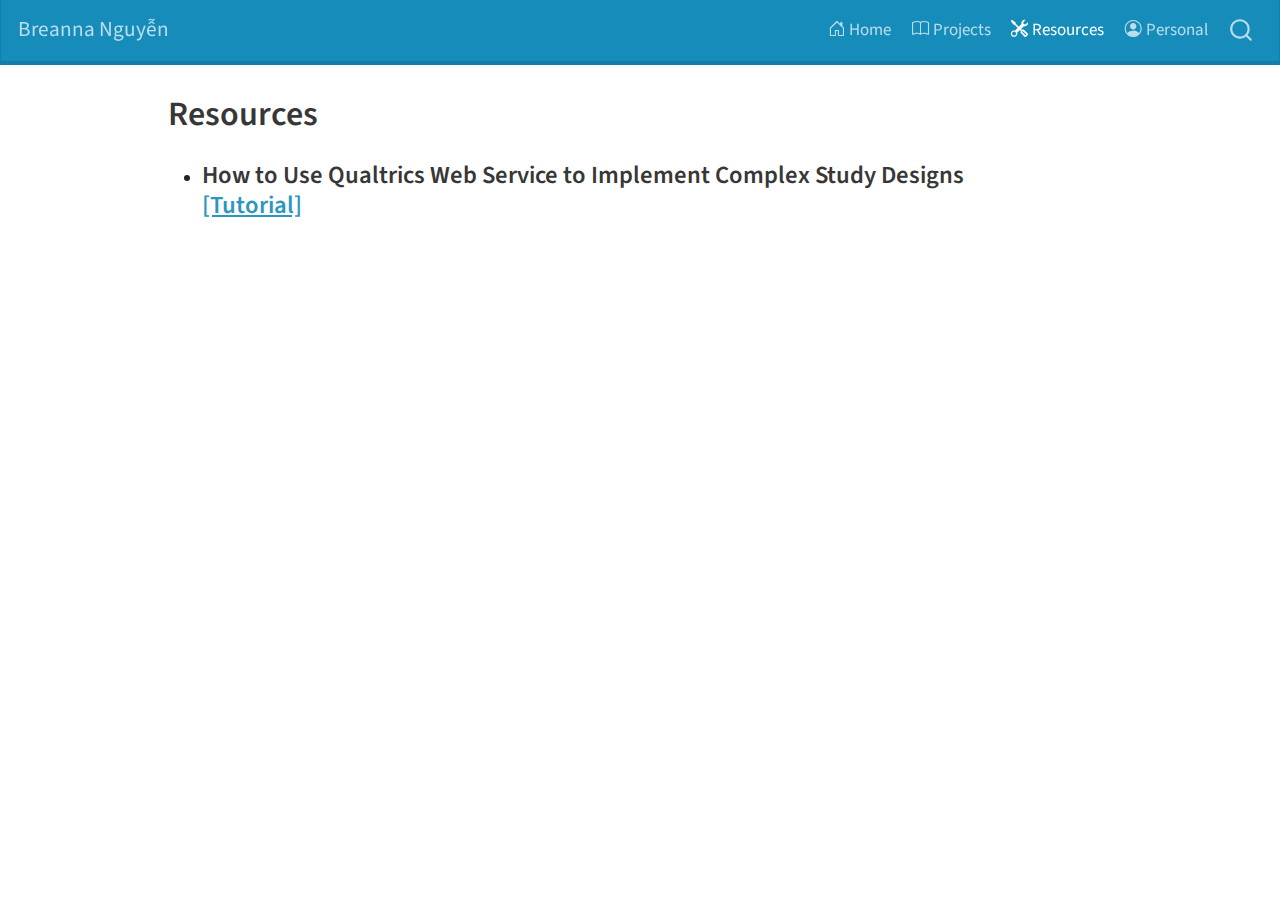
<file: docs/resources.html>
<!DOCTYPE html>
<html xmlns="http://www.w3.org/1999/xhtml" lang="en" xml:lang="en"><head>

<meta charset="utf-8">
<meta name="generator" content="quarto-1.3.361">

<meta name="viewport" content="width=device-width, initial-scale=1.0, user-scalable=yes">


<title>Breanna Nguyễn - Resources</title>
<style>
code{white-space: pre-wrap;}
span.smallcaps{font-variant: small-caps;}
div.columns{display: flex; gap: min(4vw, 1.5em);}
div.column{flex: auto; overflow-x: auto;}
div.hanging-indent{margin-left: 1.5em; text-indent: -1.5em;}
ul.task-list{list-style: none;}
ul.task-list li input[type="checkbox"] {
  width: 0.8em;
  margin: 0 0.8em 0.2em -1em; /* quarto-specific, see https://github.com/quarto-dev/quarto-cli/issues/4556 */ 
  vertical-align: middle;
}
</style>


<script src="site_libs/quarto-nav/quarto-nav.js"></script>
<script src="site_libs/quarto-nav/headroom.min.js"></script>
<script src="site_libs/clipboard/clipboard.min.js"></script>
<script src="site_libs/quarto-search/autocomplete.umd.js"></script>
<script src="site_libs/quarto-search/fuse.min.js"></script>
<script src="site_libs/quarto-search/quarto-search.js"></script>
<meta name="quarto:offset" content="./">
<link href="./favicon.png" rel="icon" type="image/png">
<script src="site_libs/quarto-html/quarto.js"></script>
<script src="site_libs/quarto-html/popper.min.js"></script>
<script src="site_libs/quarto-html/tippy.umd.min.js"></script>
<script src="site_libs/quarto-html/anchor.min.js"></script>
<link href="site_libs/quarto-html/tippy.css" rel="stylesheet">
<link href="site_libs/quarto-html/quarto-syntax-highlighting.css" rel="stylesheet" id="quarto-text-highlighting-styles">
<script src="site_libs/bootstrap/bootstrap.min.js"></script>
<link href="site_libs/bootstrap/bootstrap-icons.css" rel="stylesheet">
<link href="site_libs/bootstrap/bootstrap.min.css" rel="stylesheet" id="quarto-bootstrap" data-mode="light">
<script id="quarto-search-options" type="application/json">{
  "location": "navbar",
  "copy-button": false,
  "collapse-after": 3,
  "panel-placement": "end",
  "type": "overlay",
  "limit": 20,
  "language": {
    "search-no-results-text": "No results",
    "search-matching-documents-text": "matching documents",
    "search-copy-link-title": "Copy link to search",
    "search-hide-matches-text": "Hide additional matches",
    "search-more-match-text": "more match in this document",
    "search-more-matches-text": "more matches in this document",
    "search-clear-button-title": "Clear",
    "search-detached-cancel-button-title": "Cancel",
    "search-submit-button-title": "Submit",
    "search-label": "Search"
  }
}</script>
<style>html{ scroll-behavior: smooth; }</style>


</head>

<body class="nav-fixed">

<div id="quarto-search-results"></div>
  <header id="quarto-header" class="headroom fixed-top">
    <nav class="navbar navbar-expand-lg navbar-dark ">
      <div class="navbar-container container-fluid">
      <div class="navbar-brand-container">
    <a class="navbar-brand" href="./index.html">
    <span class="navbar-title">Breanna Nguyễn</span>
    </a>
  </div>
            <div id="quarto-search" class="" title="Search"></div>
          <button class="navbar-toggler" type="button" data-bs-toggle="collapse" data-bs-target="#navbarCollapse" aria-controls="navbarCollapse" aria-expanded="false" aria-label="Toggle navigation" onclick="if (window.quartoToggleHeadroom) { window.quartoToggleHeadroom(); }">
  <span class="navbar-toggler-icon"></span>
</button>
          <div class="collapse navbar-collapse" id="navbarCollapse">
            <ul class="navbar-nav navbar-nav-scroll ms-auto">
  <li class="nav-item">
    <a class="nav-link" href="./index.html" rel="" target=""><i class="bi bi-house-door" role="img">
</i> 
 <span class="menu-text">Home</span></a>
  </li>  
  <li class="nav-item">
    <a class="nav-link" href="./projects.html" rel="" target=""><i class="bi bi-book" role="img">
</i> 
 <span class="menu-text">Projects</span></a>
  </li>  
  <li class="nav-item">
    <a class="nav-link active" href="./resources.html" rel="" target="" aria-current="page"><i class="bi bi-tools" role="img">
</i> 
 <span class="menu-text">Resources</span></a>
  </li>  
  <li class="nav-item">
    <a class="nav-link" href="./personal.html" rel="" target=""><i class="bi bi-person-circle" role="img">
</i> 
 <span class="menu-text">Personal</span></a>
  </li>  
</ul>
            <div class="quarto-navbar-tools">
</div>
          </div> <!-- /navcollapse -->
      </div> <!-- /container-fluid -->
    </nav>
</header>
<!-- content -->
<div id="quarto-content" class="quarto-container page-columns page-rows-contents page-layout-article page-navbar">
<!-- sidebar -->
<!-- margin-sidebar -->
    <div id="quarto-margin-sidebar" class="sidebar margin-sidebar">
        
    </div>
<!-- main -->
<main class="content" id="quarto-document-content">

<header id="title-block-header" class="quarto-title-block default">
<div class="quarto-title">
<h1 class="title">Resources</h1>
</div>



<div class="quarto-title-meta">

    
  
    
  </div>
  

</header>

<ul>
<li><h3 id="how-to-use-qualtrics-web-service-to-implement-complex-study-designs-tutorial" class="anchored">How to Use Qualtrics Web Service to Implement Complex Study Designs <a href="https://github.com/breannaknguyen/Tutorials/blob/main/QualtricsWebService/Tutorial.md">[Tutorial]</a></h3></li>
</ul>



</main> <!-- /main -->
<script id="quarto-html-after-body" type="application/javascript">
window.document.addEventListener("DOMContentLoaded", function (event) {
  const toggleBodyColorMode = (bsSheetEl) => {
    const mode = bsSheetEl.getAttribute("data-mode");
    const bodyEl = window.document.querySelector("body");
    if (mode === "dark") {
      bodyEl.classList.add("quarto-dark");
      bodyEl.classList.remove("quarto-light");
    } else {
      bodyEl.classList.add("quarto-light");
      bodyEl.classList.remove("quarto-dark");
    }
  }
  const toggleBodyColorPrimary = () => {
    const bsSheetEl = window.document.querySelector("link#quarto-bootstrap");
    if (bsSheetEl) {
      toggleBodyColorMode(bsSheetEl);
    }
  }
  toggleBodyColorPrimary();  
  const icon = "";
  const anchorJS = new window.AnchorJS();
  anchorJS.options = {
    placement: 'right',
    icon: icon
  };
  anchorJS.add('.anchored');
  const isCodeAnnotation = (el) => {
    for (const clz of el.classList) {
      if (clz.startsWith('code-annotation-')) {                     
        return true;
      }
    }
    return false;
  }
  const clipboard = new window.ClipboardJS('.code-copy-button', {
    text: function(trigger) {
      const codeEl = trigger.previousElementSibling.cloneNode(true);
      for (const childEl of codeEl.children) {
        if (isCodeAnnotation(childEl)) {
          childEl.remove();
        }
      }
      return codeEl.innerText;
    }
  });
  clipboard.on('success', function(e) {
    // button target
    const button = e.trigger;
    // don't keep focus
    button.blur();
    // flash "checked"
    button.classList.add('code-copy-button-checked');
    var currentTitle = button.getAttribute("title");
    button.setAttribute("title", "Copied!");
    let tooltip;
    if (window.bootstrap) {
      button.setAttribute("data-bs-toggle", "tooltip");
      button.setAttribute("data-bs-placement", "left");
      button.setAttribute("data-bs-title", "Copied!");
      tooltip = new bootstrap.Tooltip(button, 
        { trigger: "manual", 
          customClass: "code-copy-button-tooltip",
          offset: [0, -8]});
      tooltip.show();    
    }
    setTimeout(function() {
      if (tooltip) {
        tooltip.hide();
        button.removeAttribute("data-bs-title");
        button.removeAttribute("data-bs-toggle");
        button.removeAttribute("data-bs-placement");
      }
      button.setAttribute("title", currentTitle);
      button.classList.remove('code-copy-button-checked');
    }, 1000);
    // clear code selection
    e.clearSelection();
  });
  function tippyHover(el, contentFn) {
    const config = {
      allowHTML: true,
      content: contentFn,
      maxWidth: 500,
      delay: 100,
      arrow: false,
      appendTo: function(el) {
          return el.parentElement;
      },
      interactive: true,
      interactiveBorder: 10,
      theme: 'quarto',
      placement: 'bottom-start'
    };
    window.tippy(el, config); 
  }
  const noterefs = window.document.querySelectorAll('a[role="doc-noteref"]');
  for (var i=0; i<noterefs.length; i++) {
    const ref = noterefs[i];
    tippyHover(ref, function() {
      // use id or data attribute instead here
      let href = ref.getAttribute('data-footnote-href') || ref.getAttribute('href');
      try { href = new URL(href).hash; } catch {}
      const id = href.replace(/^#\/?/, "");
      const note = window.document.getElementById(id);
      return note.innerHTML;
    });
  }
      let selectedAnnoteEl;
      const selectorForAnnotation = ( cell, annotation) => {
        let cellAttr = 'data-code-cell="' + cell + '"';
        let lineAttr = 'data-code-annotation="' +  annotation + '"';
        const selector = 'span[' + cellAttr + '][' + lineAttr + ']';
        return selector;
      }
      const selectCodeLines = (annoteEl) => {
        const doc = window.document;
        const targetCell = annoteEl.getAttribute("data-target-cell");
        const targetAnnotation = annoteEl.getAttribute("data-target-annotation");
        const annoteSpan = window.document.querySelector(selectorForAnnotation(targetCell, targetAnnotation));
        const lines = annoteSpan.getAttribute("data-code-lines").split(",");
        const lineIds = lines.map((line) => {
          return targetCell + "-" + line;
        })
        let top = null;
        let height = null;
        let parent = null;
        if (lineIds.length > 0) {
            //compute the position of the single el (top and bottom and make a div)
            const el = window.document.getElementById(lineIds[0]);
            top = el.offsetTop;
            height = el.offsetHeight;
            parent = el.parentElement.parentElement;
          if (lineIds.length > 1) {
            const lastEl = window.document.getElementById(lineIds[lineIds.length - 1]);
            const bottom = lastEl.offsetTop + lastEl.offsetHeight;
            height = bottom - top;
          }
          if (top !== null && height !== null && parent !== null) {
            // cook up a div (if necessary) and position it 
            let div = window.document.getElementById("code-annotation-line-highlight");
            if (div === null) {
              div = window.document.createElement("div");
              div.setAttribute("id", "code-annotation-line-highlight");
              div.style.position = 'absolute';
              parent.appendChild(div);
            }
            div.style.top = top - 2 + "px";
            div.style.height = height + 4 + "px";
            let gutterDiv = window.document.getElementById("code-annotation-line-highlight-gutter");
            if (gutterDiv === null) {
              gutterDiv = window.document.createElement("div");
              gutterDiv.setAttribute("id", "code-annotation-line-highlight-gutter");
              gutterDiv.style.position = 'absolute';
              const codeCell = window.document.getElementById(targetCell);
              const gutter = codeCell.querySelector('.code-annotation-gutter');
              gutter.appendChild(gutterDiv);
            }
            gutterDiv.style.top = top - 2 + "px";
            gutterDiv.style.height = height + 4 + "px";
          }
          selectedAnnoteEl = annoteEl;
        }
      };
      const unselectCodeLines = () => {
        const elementsIds = ["code-annotation-line-highlight", "code-annotation-line-highlight-gutter"];
        elementsIds.forEach((elId) => {
          const div = window.document.getElementById(elId);
          if (div) {
            div.remove();
          }
        });
        selectedAnnoteEl = undefined;
      };
      // Attach click handler to the DT
      const annoteDls = window.document.querySelectorAll('dt[data-target-cell]');
      for (const annoteDlNode of annoteDls) {
        annoteDlNode.addEventListener('click', (event) => {
          const clickedEl = event.target;
          if (clickedEl !== selectedAnnoteEl) {
            unselectCodeLines();
            const activeEl = window.document.querySelector('dt[data-target-cell].code-annotation-active');
            if (activeEl) {
              activeEl.classList.remove('code-annotation-active');
            }
            selectCodeLines(clickedEl);
            clickedEl.classList.add('code-annotation-active');
          } else {
            // Unselect the line
            unselectCodeLines();
            clickedEl.classList.remove('code-annotation-active');
          }
        });
      }
  const findCites = (el) => {
    const parentEl = el.parentElement;
    if (parentEl) {
      const cites = parentEl.dataset.cites;
      if (cites) {
        return {
          el,
          cites: cites.split(' ')
        };
      } else {
        return findCites(el.parentElement)
      }
    } else {
      return undefined;
    }
  };
  var bibliorefs = window.document.querySelectorAll('a[role="doc-biblioref"]');
  for (var i=0; i<bibliorefs.length; i++) {
    const ref = bibliorefs[i];
    const citeInfo = findCites(ref);
    if (citeInfo) {
      tippyHover(citeInfo.el, function() {
        var popup = window.document.createElement('div');
        citeInfo.cites.forEach(function(cite) {
          var citeDiv = window.document.createElement('div');
          citeDiv.classList.add('hanging-indent');
          citeDiv.classList.add('csl-entry');
          var biblioDiv = window.document.getElementById('ref-' + cite);
          if (biblioDiv) {
            citeDiv.innerHTML = biblioDiv.innerHTML;
          }
          popup.appendChild(citeDiv);
        });
        return popup.innerHTML;
      });
    }
  }
});
</script>
</div> <!-- /content -->



<script src="site_libs/quarto-html/zenscroll-min.js"></script>
</body></html>
</file>
<file: docs/site_libs/quarto-html/tippy.css>
.tippy-box[data-animation=fade][data-state=hidden]{opacity:0}[data-tippy-root]{max-width:calc(100vw - 10px)}.tippy-box{position:relative;background-color:#333;color:#fff;border-radius:4px;font-size:14px;line-height:1.4;white-space:normal;outline:0;transition-property:transform,visibility,opacity}.tippy-box[data-placement^=top]>.tippy-arrow{bottom:0}.tippy-box[data-placement^=top]>.tippy-arrow:before{bottom:-7px;left:0;border-width:8px 8px 0;border-top-color:initial;transform-origin:center top}.tippy-box[data-placement^=bottom]>.tippy-arrow{top:0}.tippy-box[data-placement^=bottom]>.tippy-arrow:before{top:-7px;left:0;border-width:0 8px 8px;border-bottom-color:initial;transform-origin:center bottom}.tippy-box[data-placement^=left]>.tippy-arrow{right:0}.tippy-box[data-placement^=left]>.tippy-arrow:before{border-width:8px 0 8px 8px;border-left-color:initial;right:-7px;transform-origin:center left}.tippy-box[data-placement^=right]>.tippy-arrow{left:0}.tippy-box[data-placement^=right]>.tippy-arrow:before{left:-7px;border-width:8px 8px 8px 0;border-right-color:initial;transform-origin:center right}.tippy-box[data-inertia][data-state=visible]{transition-timing-function:cubic-bezier(.54,1.5,.38,1.11)}.tippy-arrow{width:16px;height:16px;color:#333}.tippy-arrow:before{content:"";position:absolute;border-color:transparent;border-style:solid}.tippy-content{position:relative;padding:5px 9px;z-index:1}
</file>
<file: docs/site_libs/quarto-html/quarto-syntax-highlighting.css>
/* quarto syntax highlight colors */
:root {
  --quarto-hl-ot-color: #003B4F;
  --quarto-hl-at-color: #657422;
  --quarto-hl-ss-color: #20794D;
  --quarto-hl-an-color: #5E5E5E;
  --quarto-hl-fu-color: #4758AB;
  --quarto-hl-st-color: #20794D;
  --quarto-hl-cf-color: #003B4F;
  --quarto-hl-op-color: #5E5E5E;
  --quarto-hl-er-color: #AD0000;
  --quarto-hl-bn-color: #AD0000;
  --quarto-hl-al-color: #AD0000;
  --quarto-hl-va-color: #111111;
  --quarto-hl-bu-color: inherit;
  --quarto-hl-ex-color: inherit;
  --quarto-hl-pp-color: #AD0000;
  --quarto-hl-in-color: #5E5E5E;
  --quarto-hl-vs-color: #20794D;
  --quarto-hl-wa-color: #5E5E5E;
  --quarto-hl-do-color: #5E5E5E;
  --quarto-hl-im-color: #00769E;
  --quarto-hl-ch-color: #20794D;
  --quarto-hl-dt-color: #AD0000;
  --quarto-hl-fl-color: #AD0000;
  --quarto-hl-co-color: #5E5E5E;
  --quarto-hl-cv-color: #5E5E5E;
  --quarto-hl-cn-color: #8f5902;
  --quarto-hl-sc-color: #5E5E5E;
  --quarto-hl-dv-color: #AD0000;
  --quarto-hl-kw-color: #003B4F;
}

/* other quarto variables */
:root {
  --quarto-font-monospace: SFMono-Regular, Menlo, Monaco, Consolas, "Liberation Mono", "Courier New", monospace;
}

pre > code.sourceCode > span {
  color: #003B4F;
}

code span {
  color: #003B4F;
}

code.sourceCode > span {
  color: #003B4F;
}

div.sourceCode,
div.sourceCode pre.sourceCode {
  color: #003B4F;
}

code span.ot {
  color: #003B4F;
  font-style: inherit;
}

code span.at {
  color: #657422;
  font-style: inherit;
}

code span.ss {
  color: #20794D;
  font-style: inherit;
}

code span.an {
  color: #5E5E5E;
  font-style: inherit;
}

code span.fu {
  color: #4758AB;
  font-style: inherit;
}

code span.st {
  color: #20794D;
  font-style: inherit;
}

code span.cf {
  color: #003B4F;
  font-style: inherit;
}

code span.op {
  color: #5E5E5E;
  font-style: inherit;
}

code span.er {
  color: #AD0000;
  font-style: inherit;
}

code span.bn {
  color: #AD0000;
  font-style: inherit;
}

code span.al {
  color: #AD0000;
  font-style: inherit;
}

code span.va {
  color: #111111;
  font-style: inherit;
}

code span.bu {
  font-style: inherit;
}

code span.ex {
  font-style: inherit;
}

code span.pp {
  color: #AD0000;
  font-style: inherit;
}

code span.in {
  color: #5E5E5E;
  font-style: inherit;
}

code span.vs {
  color: #20794D;
  font-style: inherit;
}

code span.wa {
  color: #5E5E5E;
  font-style: italic;
}

code span.do {
  color: #5E5E5E;
  font-style: italic;
}

code span.im {
  color: #00769E;
  font-style: inherit;
}

code span.ch {
  color: #20794D;
  font-style: inherit;
}

code span.dt {
  color: #AD0000;
  font-style: inherit;
}

code span.fl {
  color: #AD0000;
  font-style: inherit;
}

code span.co {
  color: #5E5E5E;
  font-style: inherit;
}

code span.cv {
  color: #5E5E5E;
  font-style: italic;
}

code span.cn {
  color: #8f5902;
  font-style: inherit;
}

code span.sc {
  color: #5E5E5E;
  font-style: inherit;
}

code span.dv {
  color: #AD0000;
  font-style: inherit;
}

code span.kw {
  color: #003B4F;
  font-style: inherit;
}

.prevent-inlining {
  content: "</";
}

/*# sourceMappingURL=debc5d5d77c3f9108843748ff7464032.css.map */
</file>
